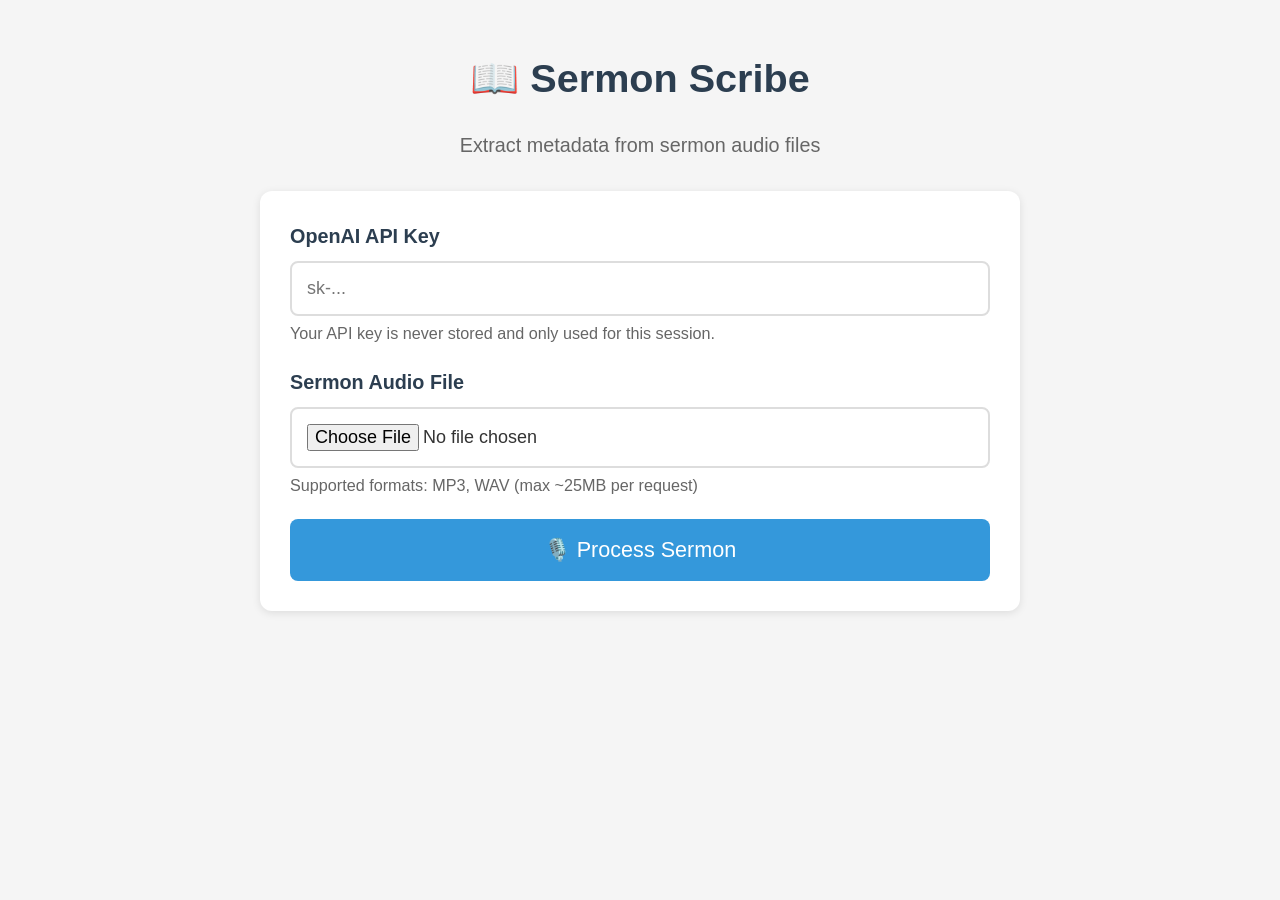
<file: index.html>
<!DOCTYPE html>
<html lang="en">
<head>
    <meta charset="UTF-8">
    <meta name="viewport" content="width=device-width, initial-scale=1.0">
    <title>Sermon Scribe - Sermon Metadata Extractor</title>
    <style>
        * {
            box-sizing: border-box;
        }
        
        body {
            font-family: -apple-system, BlinkMacSystemFont, 'Segoe UI', Roboto, Oxygen, Ubuntu, sans-serif;
            font-size: 18px;
            line-height: 1.6;
            max-width: 800px;
            margin: 0 auto;
            padding: 20px;
            background: #f5f5f5;
            color: #333;
        }
        
        h1 {
            color: #2c3e50;
            text-align: center;
            font-size: 2.2em;
            margin-bottom: 10px;
        }
        
        .subtitle {
            text-align: center;
            color: #666;
            margin-bottom: 30px;
            font-size: 1.1em;
        }
        
        .card {
            background: white;
            border-radius: 12px;
            padding: 30px;
            margin-bottom: 20px;
            box-shadow: 0 2px 8px rgba(0,0,0,0.1);
        }
        
        label {
            display: block;
            font-weight: 600;
            margin-bottom: 8px;
            color: #2c3e50;
            font-size: 1.1em;
        }
        
        input[type="file"],
        input[type="password"] {
            width: 100%;
            padding: 15px;
            font-size: 1em;
            border: 2px solid #ddd;
            border-radius: 8px;
            margin-bottom: 20px;
        }
        
        input[type="file"]:focus,
        input[type="password"]:focus {
            outline: none;
            border-color: #3498db;
        }
        
        button {
            background: #3498db;
            color: white;
            border: none;
            padding: 15px 30px;
            font-size: 1.1em;
            border-radius: 8px;
            cursor: pointer;
            transition: background 0.2s;
        }
        
        button:hover {
            background: #2980b9;
        }
        
        button:disabled {
            background: #bdc3c7;
            cursor: not-allowed;
        }
        
        .btn-primary {
            width: 100%;
            padding: 18px;
            font-size: 1.2em;
        }
        
        .btn-copy {
            background: #27ae60;
            padding: 8px 16px;
            font-size: 0.9em;
            margin-left: 10px;
        }
        
        .btn-copy:hover {
            background: #219a52;
        }
        
        .btn-copy.copied {
            background: #16a085;
        }
        
        .btn-action {
            flex: 1;
            padding: 16px 20px;
            font-size: 1.1em;
            min-width: 0;
        }
        
        .btn-export {
            background: #9b59b6;
        }
        
        .btn-export:hover {
            background: #8e44ad;
        }
        
        .progress-container {
            display: none;
            text-align: center;
            padding: 30px;
        }
        
        .progress-container.active {
            display: block;
        }
        
        .spinner {
            width: 50px;
            height: 50px;
            border: 4px solid #f3f3f3;
            border-top: 4px solid #3498db;
            border-radius: 50%;
            animation: spin 1s linear infinite;
            margin: 0 auto 20px;
        }
        
        @keyframes spin {
            0% { transform: rotate(0deg); }
            100% { transform: rotate(360deg); }
        }
        
        .progress-text {
            font-size: 1.2em;
            color: #666;
        }
        
        .progress-step {
            color: #3498db;
            font-weight: 600;
        }
        
        .results {
            display: none;
        }
        
        .results.active {
            display: block;
        }
        
        .metadata-item {
            background: #f8f9fa;
            border-radius: 8px;
            padding: 20px;
            margin-bottom: 15px;
            display: flex;
            justify-content: space-between;
            align-items: flex-start;
            flex-wrap: wrap;
        }
        
        .metadata-label {
            font-weight: 600;
            color: #2c3e50;
            font-size: 0.95em;
            text-transform: uppercase;
            letter-spacing: 0.5px;
            margin-bottom: 5px;
            width: 100%;
        }
        
        .metadata-value {
            font-size: 1.2em;
            color: #333;
            flex: 1;
            word-break: break-word;
        }
        
        .metadata-actions {
            flex-shrink: 0;
        }
        
        .topics-list {
            list-style: none;
            padding: 0;
            margin: 0;
        }
        
        .topics-list li {
            display: inline-block;
            background: #3498db;
            color: white;
            padding: 5px 12px;
            border-radius: 20px;
            margin: 3px;
            font-size: 0.95em;
        }
        
        .scripture-list {
            list-style: none;
            padding: 0;
            margin: 0;
        }
        
        .scripture-list li {
            display: inline-block;
            background: #e74c3c;
            color: white;
            padding: 5px 12px;
            border-radius: 20px;
            margin: 3px;
            font-size: 0.95em;
        }
        
        .transcript-toggle {
            background: #95a5a6;
            width: 100%;
            text-align: left;
            padding: 15px 20px;
            display: flex;
            justify-content: space-between;
            align-items: center;
        }
        
        .transcript-toggle:hover {
            background: #7f8c8d;
        }
        
        .transcript-content {
            display: none;
            background: #f8f9fa;
            padding: 20px;
            border-radius: 0 0 8px 8px;
            height: 300px;
            overflow-y: auto;
            white-space: pre-wrap;
            font-size: 1em;
            line-height: 1.8;
        }
        
        .transcript-content.open {
            display: block;
        }
        
        .arrow {
            transition: transform 0.2s;
        }
        
        .arrow.open {
            transform: rotate(180deg);
        }
        
        .error {
            background: #fee;
            border: 1px solid #e74c3c;
            color: #c0392b;
            padding: 20px;
            border-radius: 8px;
            margin-bottom: 20px;
            display: none;
        }
        
        .error.active {
            display: block;
        }
        
        .help-text {
            font-size: 0.9em;
            color: #666;
            margin-top: -15px;
            margin-bottom: 20px;
        }
        
        .btn-reset {
            background: #34495e;
        }
        
        .btn-reset:hover {
            background: #2c3e50;
        }
    </style>
</head>
<body>
    <h1>📖 Sermon Scribe</h1>
    <p class="subtitle">Extract metadata from sermon audio files</p>
    
    <div id="error" class="error"></div>
    
    <div id="input-section" class="card">
        <label for="api-key">OpenAI API Key</label>
        <input type="password" id="api-key" placeholder="sk-...">
        <p class="help-text">Your API key is never stored and only used for this session.</p>
        
        <label for="audio-file">Sermon Audio File</label>
        <input type="file" id="audio-file" accept=".mp3,.wav,audio/mpeg,audio/wav">
        <p class="help-text">Supported formats: MP3, WAV (max ~25MB per request)</p>
        
        <button id="process-btn" class="btn-primary" onclick="processSermon()">
            🎙️ Process Sermon
        </button>
    </div>
    
    <div id="progress" class="card progress-container">
        <div class="spinner"></div>
        <p class="progress-text">Please wait...</p>
        <p class="progress-step" id="progress-step">Preparing audio file...</p>
    </div>
    
    <div id="results" class="card results">
        <h2 style="margin-top: 0; color: #2c3e50;">📋 Sermon Metadata</h2>
        
        <div class="metadata-item">
            <div style="flex: 1;">
                <div class="metadata-label">Sermon Title</div>
                <div class="metadata-value" id="result-title"></div>
            </div>
            <div class="metadata-actions">
                <button class="btn-copy" onclick="copyToClipboard('result-title', this)">Copy</button>
            </div>
        </div>
        
        <div class="metadata-item">
            <div style="flex: 1;">
                <div class="metadata-label">Speaker</div>
                <div class="metadata-value" id="result-speaker"></div>
            </div>
            <div class="metadata-actions">
                <button class="btn-copy" onclick="copyToClipboard('result-speaker', this)">Copy</button>
            </div>
        </div>
        
        <div class="metadata-item">
            <div style="flex: 1;">
                <div class="metadata-label">Scripture References</div>
                <div class="metadata-value" id="result-scriptures"></div>
            </div>
            <div class="metadata-actions">
                <button class="btn-copy" onclick="copyScriptures(this)">Copy</button>
            </div>
        </div>
        
        <div class="metadata-item">
            <div style="flex: 1;">
                <div class="metadata-label">Topics</div>
                <div class="metadata-value" id="result-topics"></div>
            </div>
            <div class="metadata-actions">
                <button class="btn-copy" onclick="copyTopics(this)">Copy</button>
            </div>
        </div>
        
        <div style="margin-top: 20px;">
            <button class="transcript-toggle" onclick="toggleTranscript()">
                <span>📝 View Full Transcript</span>
                <span class="arrow" id="transcript-arrow">▼</span>
            </button>
            <div class="transcript-content" id="transcript-content"></div>
        </div>
        
        <div style="display: flex; gap: 10px; margin-top: 20px;">
            <button class="btn-action btn-export" onclick="exportYAML()">
                📥 Export as YAML
            </button>
            <button class="btn-action btn-reset" onclick="resetForm()">
                🔄 Process Another
            </button>
        </div>
    </div>
    
    <script>
        // Store results globally for export
        let sermonData = {
            title: '',
            speaker: '',
            scriptures: [],
            topics: [],
            transcript: ''
        };
        
        function showError(message) {
            const errorEl = document.getElementById('error');
            errorEl.textContent = message;
            errorEl.classList.add('active');
        }
        
        function hideError() {
            document.getElementById('error').classList.remove('active');
        }
        
        function setProgress(step) {
            document.getElementById('progress-step').textContent = step;
        }
        
        function showProgress() {
            document.getElementById('progress').classList.add('active');
            document.getElementById('input-section').style.display = 'none';
        }
        
        function hideProgress() {
            document.getElementById('progress').classList.remove('active');
        }
        
        function showResults() {
            document.getElementById('results').classList.add('active');
        }
        
        async function processSermon() {
            hideError();
            
            const apiKey = document.getElementById('api-key').value.trim();
            const fileInput = document.getElementById('audio-file');
            const file = fileInput.files[0];
            
            // Validation
            if (!apiKey) {
                showError('Please enter your OpenAI API key.');
                return;
            }
            
            if (!file) {
                showError('Please select an audio file.');
                return;
            }
            
            const validTypes = ['audio/mpeg', 'audio/wav', 'audio/mp3', 'audio/x-wav'];
            const extension = file.name.toLowerCase().split('.').pop();
            if (!validTypes.includes(file.type) && !['mp3', 'wav'].includes(extension)) {
                showError('Please select a valid MP3 or WAV file.');
                return;
            }
            
            showProgress();
            
            try {
                // Step 1: Transcribe audio
                setProgress('Transcribing audio... This may take several minutes for long sermons.');
                const transcript = await transcribeAudio(apiKey, file);
                sermonData.transcript = transcript;
                
                // Step 2: Extract metadata
                setProgress('Extracting sermon metadata...');
                const metadata = await extractMetadata(apiKey, transcript);
                
                sermonData.title = metadata.title || 'Unknown Title';
                sermonData.speaker = metadata.speaker || 'Unknown Speaker';
                sermonData.scriptures = metadata.scriptures || [];
                sermonData.topics = metadata.topics || [];
                
                // Display results
                displayResults();
                
                hideProgress();
                showResults();
                
            } catch (error) {
                hideProgress();
                document.getElementById('input-section').style.display = 'block';
                showError('Error: ' + error.message);
            }
        }
        
        async function transcribeAudio(apiKey, file) {
            const formData = new FormData();
            formData.append('file', file);
            formData.append('model', 'gpt-4o-transcribe');
            formData.append('language', 'en');
            
            const response = await fetch('https://api.openai.com/v1/audio/transcriptions', {
                method: 'POST',
                headers: {
                    'Authorization': `Bearer ${apiKey}`
                },
                body: formData
            });
            
            if (!response.ok) {
                const error = await response.json();
                throw new Error(error.error?.message || 'Failed to transcribe audio');
            }
            
            const data = await response.json();
            return data.text;
        }
        
        async function extractMetadata(apiKey, transcript) {
            const prompt = `You are analyzing a sermon transcript. Extract the following metadata from the transcript and return it as JSON:

1. **title**: The sermon title or main theme. If explicitly mentioned, use that. Otherwise, create a concise, descriptive title based on the main message.

2. **speaker**: The name of the pastor/preacher if mentioned. Look for introductions like "Pastor John" or "Reverend Smith" or self-references.

3. **scriptures**: An array of all Bible references mentioned (e.g., "John 3:16", "Psalm 23:1-6", "Romans 8"). Include chapter and verse when available.

4. **topics**: An array of 3-7 main topics or themes discussed in the sermon (e.g., "faith", "forgiveness", "prayer", "salvation").

Return ONLY valid JSON in this exact format:
{
  "title": "string",
  "speaker": "string or null if not found",
  "scriptures": ["string", ...],
  "topics": ["string", ...]
}

Transcript:
${transcript.substring(0, 30000)}`;
            
            const response = await fetch('https://api.openai.com/v1/chat/completions', {
                method: 'POST',
                headers: {
                    'Authorization': `Bearer ${apiKey}`,
                    'Content-Type': 'application/json'
                },
                body: JSON.stringify({
                    model: 'gpt-5-mini',
                    messages: [
                        {
                            role: 'user',
                            content: prompt
                        }
                    ],
                    temperature: 0.3
                })
            });
            
            if (!response.ok) {
                const error = await response.json();
                throw new Error(error.error?.message || 'Failed to extract metadata');
            }
            
            const data = await response.json();
            const content = data.choices[0].message.content;
            
            // Parse JSON from response (handle markdown code blocks)
            let jsonStr = content;
            if (content.includes('```')) {
                jsonStr = content.replace(/```json?\n?/g, '').replace(/```/g, '').trim();
            }
            
            return JSON.parse(jsonStr);
        }
        
        function displayResults() {
            document.getElementById('result-title').textContent = sermonData.title;
            document.getElementById('result-speaker').textContent = sermonData.speaker || 'Not identified';
            
            // Display scriptures as tags
            const scripturesEl = document.getElementById('result-scriptures');
            if (sermonData.scriptures.length > 0) {
                scripturesEl.innerHTML = '<ul class="scripture-list">' + 
                    sermonData.scriptures.map(s => `<li>${s}</li>`).join('') + 
                    '</ul>';
            } else {
                scripturesEl.textContent = 'None identified';
            }
            
            // Display topics as tags
            const topicsEl = document.getElementById('result-topics');
            if (sermonData.topics.length > 0) {
                topicsEl.innerHTML = '<ul class="topics-list">' + 
                    sermonData.topics.map(t => `<li>${t}</li>`).join('') + 
                    '</ul>';
            } else {
                topicsEl.textContent = 'None identified';
            }
            
            // Display transcript
            document.getElementById('transcript-content').textContent = sermonData.transcript;
        }
        
        function toggleTranscript() {
            const content = document.getElementById('transcript-content');
            const arrow = document.getElementById('transcript-arrow');
            content.classList.toggle('open');
            arrow.classList.toggle('open');
        }
        
        function copyToClipboard(elementId, button) {
            const text = document.getElementById(elementId).textContent;
            navigator.clipboard.writeText(text).then(() => {
                const originalText = button.textContent;
                button.textContent = 'Copied!';
                button.classList.add('copied');
                setTimeout(() => {
                    button.textContent = originalText;
                    button.classList.remove('copied');
                }, 1500);
            });
        }
        
        function copyScriptures(button) {
            const text = sermonData.scriptures.join(', ');
            navigator.clipboard.writeText(text).then(() => {
                const originalText = button.textContent;
                button.textContent = 'Copied!';
                button.classList.add('copied');
                setTimeout(() => {
                    button.textContent = originalText;
                    button.classList.remove('copied');
                }, 1500);
            });
        }
        
        function copyTopics(button) {
            const text = sermonData.topics.join(', ');
            navigator.clipboard.writeText(text).then(() => {
                const originalText = button.textContent;
                button.textContent = 'Copied!';
                button.classList.add('copied');
                setTimeout(() => {
                    button.textContent = originalText;
                    button.classList.remove('copied');
                }, 1500);
            });
        }
        
        function exportYAML() {
            const yaml = `# Sermon Metadata
# Generated by Sermon Scribe

title: "${sermonData.title.replace(/"/g, '\\"')}"
speaker: "${(sermonData.speaker || 'Unknown').replace(/"/g, '\\"')}"

scriptures:
${sermonData.scriptures.map(s => `  - "${s}"`).join('\n') || '  []'}

topics:
${sermonData.topics.map(t => `  - "${t}"`).join('\n') || '  []'}

transcript: |
${sermonData.transcript.split('\n').map(line => '  ' + line).join('\n')}
`;
            
            const blob = new Blob([yaml], { type: 'text/yaml' });
            const url = URL.createObjectURL(blob);
            const a = document.createElement('a');
            a.href = url;
            a.download = `sermon-${sermonData.title.toLowerCase().replace(/[^a-z0-9]+/g, '-').substring(0, 50)}.yaml`;
            document.body.appendChild(a);
            a.click();
            document.body.removeChild(a);
            URL.revokeObjectURL(url);
        }
        
        function resetForm() {
            document.getElementById('results').classList.remove('active');
            document.getElementById('input-section').style.display = 'block';
            document.getElementById('audio-file').value = '';
            document.getElementById('transcript-content').classList.remove('open');
            document.getElementById('transcript-arrow').classList.remove('open');
            sermonData = {
                title: '',
                speaker: '',
                scriptures: [],
                topics: [],
                transcript: ''
            };
        }
    </script>
</body>
</html>
</file>
